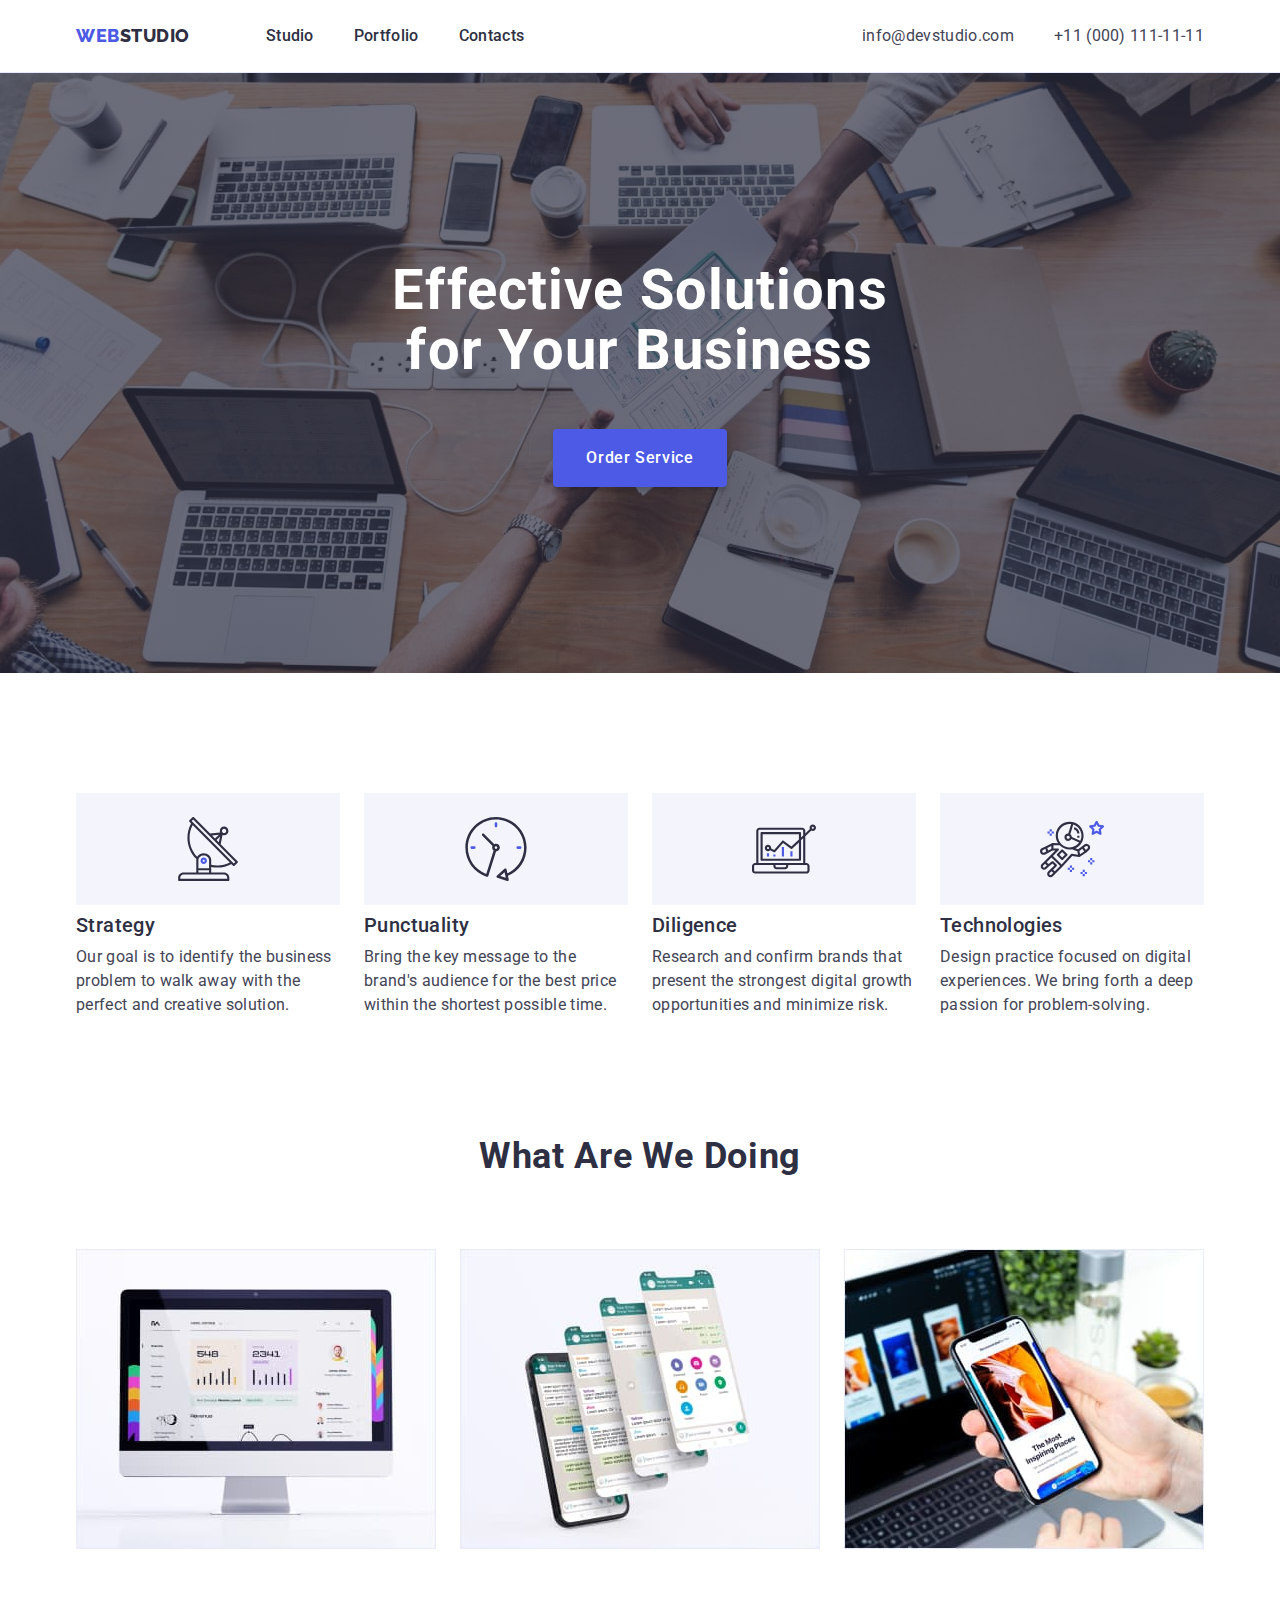
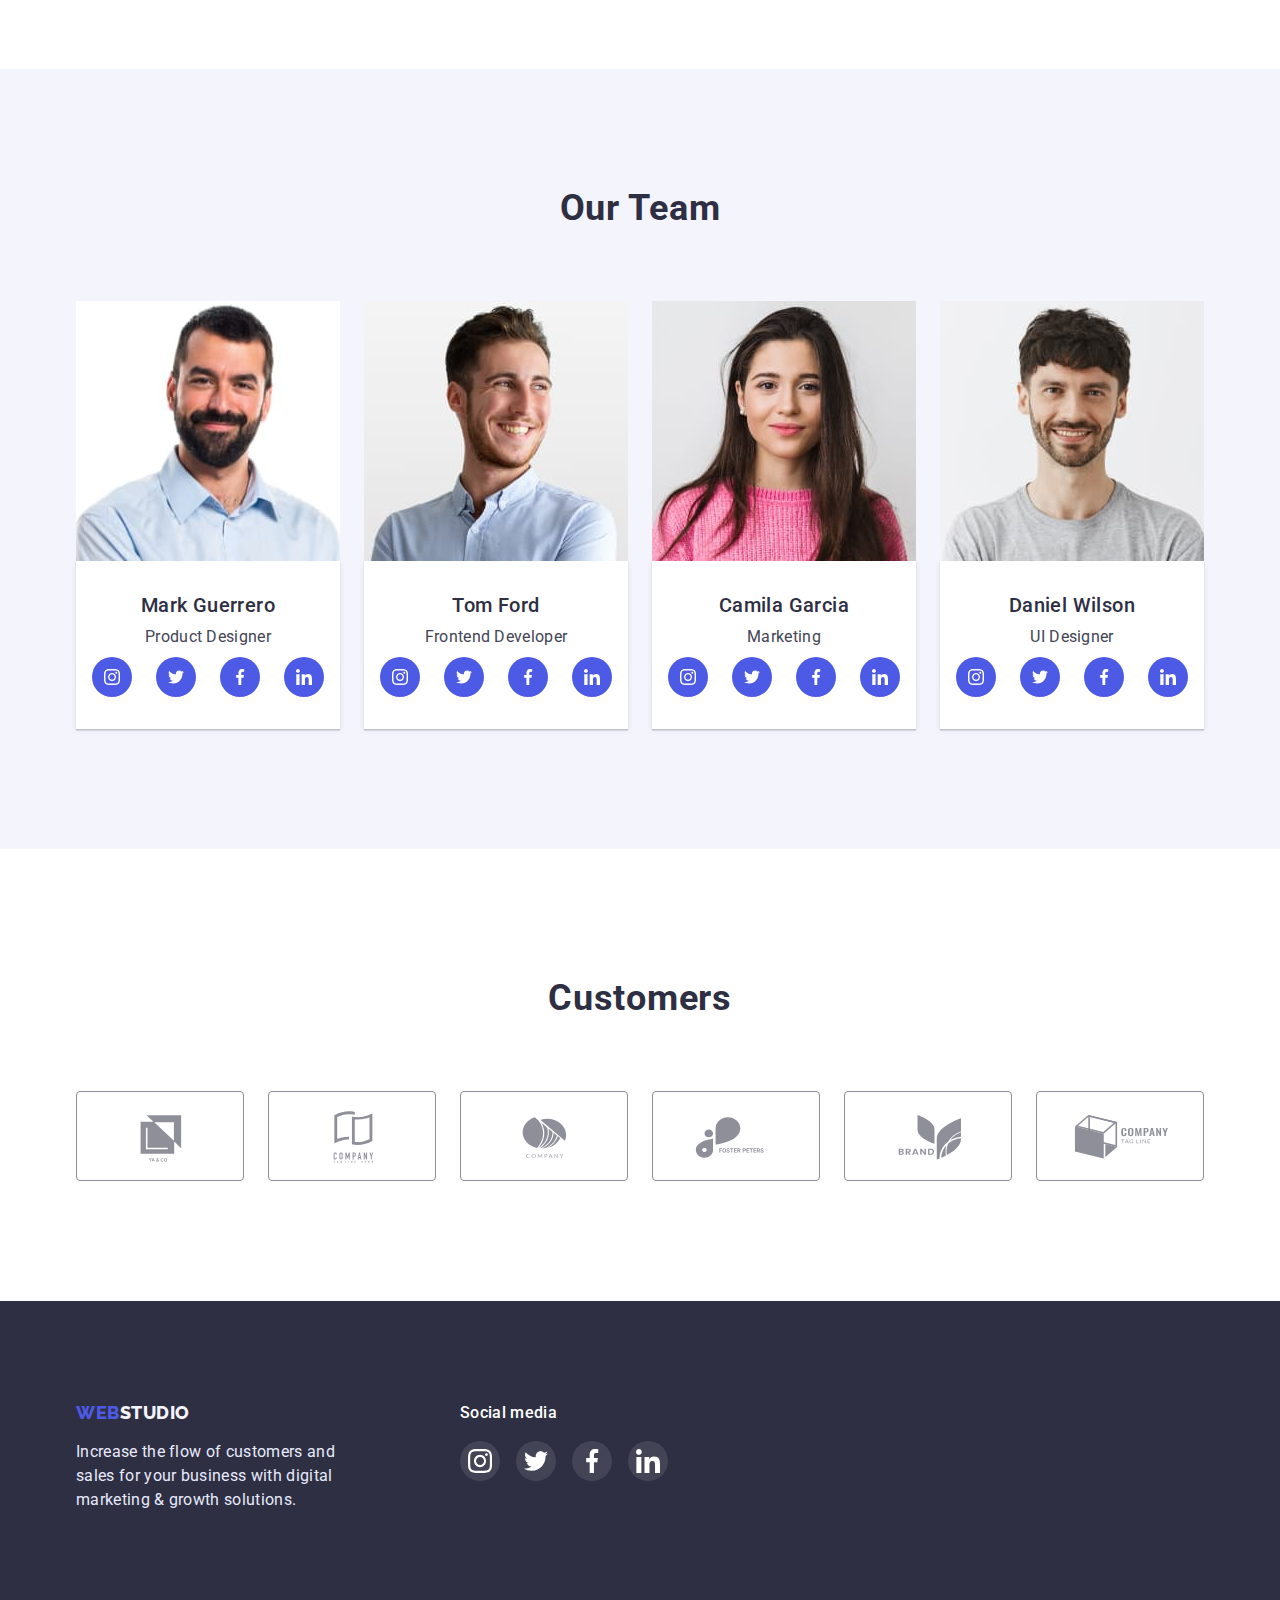
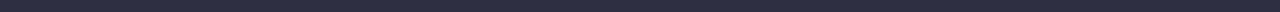
<file: index.html>
<!DOCTYPE html>
<html lang="en">
<head>
    <meta charset="UTF-8">
    <meta http-equiv="X-UA-Compatible" content="IE=edge">
    <meta name="viewport" content="width=device-width, initial-scale=1.0">
    <title>WebStudio</title>
    <link rel="stylesheet" href="https://cdn.jsdelivr.net/npm/modern-normalize@1.1.0/modern-normalize.min.css">
    <link rel="preconnect" href="https://fonts.googleapis.com"><link rel="preconnect" href="https://fonts.gstatic.com" crossorigin><link href="https://fonts.googleapis.com/css2?family=Raleway:wght@800&family=Roboto:wght@400;500;700&display=swap" rel="stylesheet">
    <link rel="stylesheet" href="./css/styles.css">
</head>
<body>
    <!-- ========= HEADER ====== -->
    <header class="page-header">
        <div class="container page-header-container">
            <nav class="menu menu-nav">
                <a class="logo link margin-logo" href="./index.html"><span class="logo-first">Web</span><span class="logo-second">Studio</span></a>
                <ul class="menu-list list margin-list">
                    <li class="menu-item">
                        <a class="menu-link link current" href="index.html">Studio</a></li>
                    <li class="menu-item">
                        <a class="menu-link link" href="./portfolio.html">Portfolio</a></li>
                    <li class="menu-item">
                        <a class="menu-link link" href="">Contacts</a></li>
                </ul>
            </nav>
            <address class="address">
                <ul class="address-list list margin-list">
                    <li  class="address-item address-item-email">
                        <a class="email link" href="mailto:info@devstudio.com">info@devstudio.com</a>
                    </li>
                    <li class="address-item address-item-tel">
                        <a class="tel link" href="tel:+110001111111">+11 (000) 111-11-11</a>
                    </li>
                </ul>
            </address>
        </div>
    </header>

        <!-- ==========HERO ========== -->
    <main>
        <section class="hero">
            <div class="container container-header">
                <h1 class="hero-title">Effective Solutions for Your Business</h1>
                <button class="hero-btn btn" type="button">Order Service</button>
            </div>
        </section>

        <!-- =======FEATURES ========= -->
        <section class="features">
            <div class="container features-container">
                <h2 class="visually-hidden features-title" >Our features</h2>
            <ul class="features-list list margin-list">
                <li class="features-item">
                    <div class="features-images">
                        <svg width="64" height="64">
                            <use class="icons" href="./images/icons.svg#icon-antenna"></use>
                        </svg>
                    </div>
                    <h3 class="feature-name name" >Strategy</h3>
                    <p class="feature-description description">Our goal is to identify the business problem to walk away with the perfect and creative solution. </p>
                </li>
                <li class="features-item">
                    <div class="features-images">
                        <svg width="64" height="64">
                            <use class="icons" href="./images/icons.svg#icon-clock"></use>
                        </svg>
                    </div>
                    <h3 class="feature-name name">Punctuality</h3>
                    <p class="feature-description description">Bring the key message to the brand's audience for the best price within the shortest possible time.</p>
                </li>
                <li class="features-item">
                    <div class="features-images">
                        <svg width="64" height="64">
                            <use class="icons" href="./images/icons.svg#icon-diagram"></use>
                        </svg>
                    </div>
                    <h3 class="feature-name name">Diligence</h3>
                    <p class="feature-description description">Research and confirm brands that present the strongest digital growth opportunities and minimize risk.</p>
                </li>
                <li class="features-item">
                    <div class="features-images">
                        <svg width="64" height="64">
                            <use class="icons" href="./images/icons.svg#icon-astronaut"></use>
                        </svg>
                    </div>
                    <h3 class="feature-name name">Technologies</h3>
                    <p class="feature-description description">Design practice focused on digital experiences. We bring forth a deep passion for problem-solving.</p>
                </li>
            </ul>
            </div>
        </section>

            <!-- =======SERVICES======= -->
        <section class="services">
            <div class="container service-container">
                <h2 class="services-title">What are we doing</h2>
                <ul class="services-list list margin-list">
                    <li class="services-item">
                        <img src="./images/computer.jpg" alt="computer" width="360" height="300">
                    </li>
                    <li class="services-item">
                        <img src="./images/screen.jpg" alt="phonescreen" width="360" height="300">
                    </li>
                    <li class="services-item">
                        <img src="./images/phone.jpg" alt="phone" width="360" height="300">
                    </li>
                </ul>
            </div>
        </section>

        <!-- =============TEAM MEMBERS========== -->
        <section class="team">
            <div class="container team-container">
                <h2 class="team-title">Our Team</h2>
                <ul class="team-list list margin-list">
                    <li class="team-item">
                        <img src="./images/markguerrero.jpg" alt="mark guerrero" width="264" height="260">
                        <div class="team-card">
                            <h3 class="team-name name">Mark Guerrero</h3>
                            <p class="team-position description">Product Designer</p>
                            <div class="team-social">
                                <a class="social-button" href="">
                                    <svg class="social-icon" width="16px" height="16px">
                                        <use href="./images/icons.svg#icon-instagram"></use>
                                    </svg>
                                </a>
                                <a class="social-button" href="">
                                    <svg class="social-icon" width="16px" height="16px">
                                        <use href="./images/icons.svg#icon-twitter"></use>
                                    </svg>
                                </a>                                
                                <a class="social-button" href="">
                                    <svg class="social-icon" width="16px" height="16px">
                                        <use href="./images/icons.svg#icon-facebook"></use>
                                    </svg>
                                </a>                                
                                <a class="social-button" href="">
                                    <svg class="social-icon" width="16px" height="16px">
                                        <use href="./images/icons.svg#icon-linkedin"></use>
                                    </svg>
                                </a>
                            </div>
                        </div>
                    </li>
                    <li class="team-item"> 
                        <img src="./images/tomford.jpg" alt="tom ford" width="264" height="260">
                        <div class="team-card">
                            <h3 class="team-name name">Tom Ford</h3>
                            <p class="team-position description">Frontend Developer</p>
                            <div class="team-social">
                                <a class="social-button" href="">
                                    <svg class="social-icon" width="16px" height="16px">
                                        <use href="./images/icons.svg#icon-instagram"></use>
                                    </svg>
                                </a>
                                <a class="social-button" href="">
                                    <svg class="social-icon" width="16px" height="16px">
                                        <use href="./images/icons.svg#icon-twitter"></use>
                                    </svg>
                                </a>                                
                                <a class="social-button" href="">
                                    <svg class="social-icon" width="16px" height="16px">
                                        <use href="./images/icons.svg#icon-facebook"></use>
                                    </svg>
                                </a>                                
                                <a class="social-button" href="">
                                    <svg class="social-icon" width="16px" height="16px">
                                        <use href="./images/icons.svg#icon-linkedin"></use>
                                    </svg>
                                </a>
                            </div>
                        </div>
                    </li>
                    <li class="team-item"> 
                        <img src="./images/camilagarcia.jpg" alt="camila garcia" width="264" height="260">
                        <div class="team-card">
                            <h3 class="team-name name">Camila Garcia</h3>
                            <p class="team-position description">Marketing</p>
                            <div class="team-social">
                                <a class="social-button" href="">
                                    <svg class="social-icon" width="16px" height="16px">
                                        <use href="./images/icons.svg#icon-instagram"></use>
                                    </svg>
                                </a>
                                <a class="social-button" href="">
                                    <svg class="social-icon" width="16px" height="16px">
                                        <use href="./images/icons.svg#icon-twitter"></use>
                                    </svg>
                                </a>                                
                                <a class="social-button" href="">
                                    <svg class="social-icon" width="16px" height="16px">
                                        <use href="./images/icons.svg#icon-facebook"></use>
                                    </svg>
                                </a>                                
                                <a class="social-button" href="">
                                    <svg class="social-icon" width="16px" height="16px">
                                        <use href="./images/icons.svg#icon-linkedin"></use>
                                    </svg>
                                </a>
                            </div>
                        </div>
                    </li>
                    <li class="team-item"> 
                        <img src="./images/danielwilson.jpg" alt="daniel wilson" width="264" height="260">
                        <div class="team-card">
                            <h3 class="team-name name">Daniel Wilson</h3>
                            <p class="team-position description">UI Designer</p>
                            <div class="team-social">
                                <a class="social-button" href="">
                                    <svg class="social-icon" width="16px" height="16px">
                                        <use href="./images/icons.svg#icon-instagram"></use>
                                    </svg>
                                </a>
                                <a class="social-button" href="">
                                    <svg class="social-icon" width="16px" height="16px">
                                        <use href="./images/icons.svg#icon-twitter"></use>
                                    </svg>
                                </a>                                
                                <a class="social-button" href="">
                                    <svg class="social-icon" width="16px" height="16px">
                                        <use href="./images/icons.svg#icon-facebook"></use>
                                    </svg>
                                </a>                                
                                <a class="social-button" href="">
                                    <svg class="social-icon" width="16px" height="16px">
                                        <use href="./images/icons.svg#icon-linkedin"></use>
                                    </svg>
                                </a>
                            </div>
                        </div>
                    </li>
                </ul>
            </div>
        </section>

        <!-- Customers -->
        <section class="customers">
            <div class="customers-container container">
                <h2 class="customers-title">Customers</h2>
                <ul class="customers-list list">
                    <li class="customers-item">
                        <a class="customers-link" href="">
                            <svg class="customers-icon" width="104px" height="56px">
                                <use href="./images/icons.svg#icon-Logo1"></use>
                            </svg>
                        </a>
                    </li>
                    <li class="customers-item">
                        <a class="customers-link" href="">
                            <svg class="customers-icon" width="104px" height="56px">
                                <use href="./images/icons.svg#icon-Logo2"></use>
                            </svg>
                        </a>
                    </li>                    
                    <li class="customers-item">
                        <a class="customers-link" href="">
                            <svg class="customers-icon" width="104px" height="56px">
                                <use href="./images/icons.svg#icon-Logo3"></use>
                            </svg>
                        </a>
                    </li>
                    <li class="customers-item">
                        <a class="customers-link" href="">
                            <svg class="customers-icon" width="104px" height="56px">
                                <use href="./images/icons.svg#icon-Logo4"></use>
                            </svg>
                        </a>
                    </li>
                    <li class="customers-item">
                        <a class="customers-link" href="">
                            <svg class="customers-icon" width="104px" height="56px">
                                <use href="./images/icons.svg#icon-Logo5"></use>
                            </svg>
                        </a>
                    </li>
                    <li class="customers-item">
                        <a class="customers-link" href="">
                            <svg class="customers-icon" width="104px" height="56px">
                                <use href="./images/icons.svg#icon-Logo6"></use>
                            </svg>
                        </a>
                    </li>
                </ul>
            </div>
            
        </section>
    </main>
    <!-- ============FOOTER -->
    <footer class="page-footer">
        <div class="container footer-container">
            <div class="logo-footer">
                <a class="logo link" href="./index.html"><span class="footer-logo-first">Web</span><span class="footer-logo-second">Studio</span></a>
                <p class="footer-description description">Increase the flow of customers and sales for your business with digital marketing & growth solutions.</p>
            </div>
            <div class="media-footer">
                <h3 class="footer-social-title">Social media</h3>
                <ul class="footer-social-list list">
                    <li class="footer-social-item">
                        <a class="footer-social-link link" href="">
                            <svg class="footer-social-icon" width="24px" height="24px">
                                <use href="./images/icons.svg#icon-instagram"></use>
                            </svg>
                        </a>
                    </li>
                    <li class="footer-social-item">
                        <a class="footer-social-link link" href="">
                            <svg class="footer-social-icon" width="24px" height="24px">
                                <use href="./images/icons.svg#icon-twitter"></use>
                            </svg>
                        </a> 
                    </li>                               
                    <li class="footer-social-item">
                        <a class="footer-social-link link" href="">
                        <svg class="footer-social-icon" width="24px" height="24px">
                            <use href="./images/icons.svg#icon-facebook"></use>
                        </svg>
                        </a> 
                    </li>                               
                    <li class="footer-social-item">
                        <a class="footer-social-link link" href="" type="button">
                            <svg class="footer-social-icon" width="24px" height="24px">
                                <use href="./images/icons.svg#icon-linkedin"></use>
                            </svg>
                        </a>
                    </li>
                </ul>
            </div>
        </div>    
    </footer>
    <!-- ============/footer -->
</body>
</html>
</file>
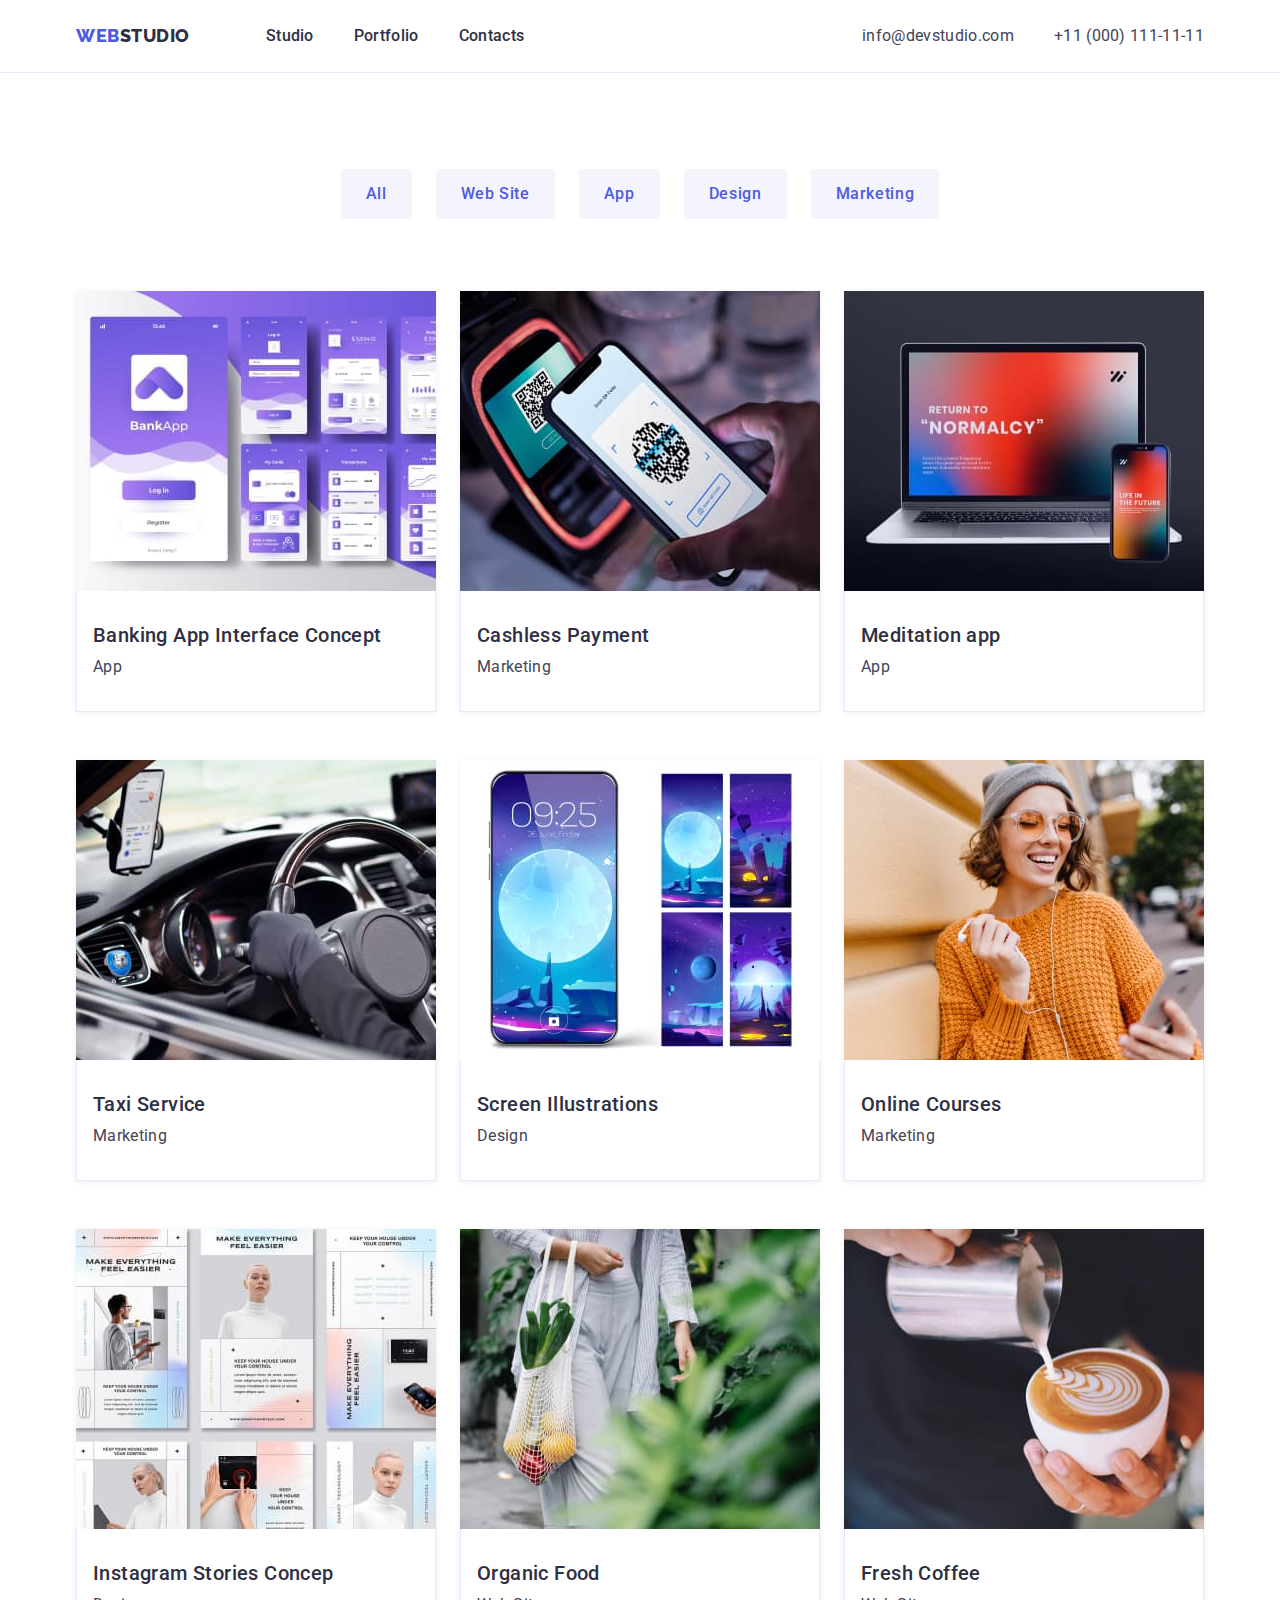
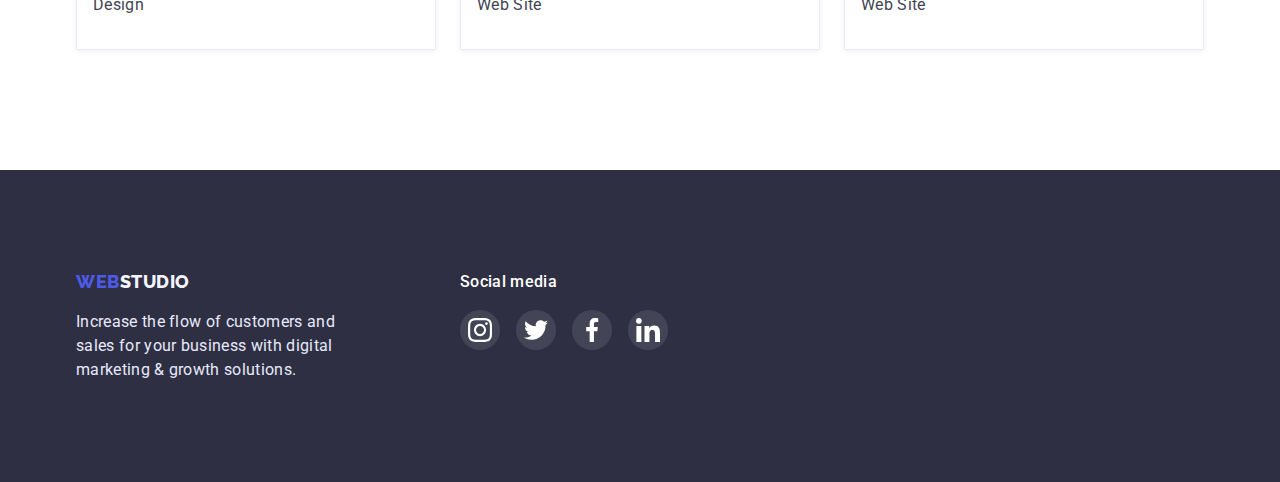
<file: portfolio.html>
<!DOCTYPE html>
<html lang="en">
<head>
    <meta charset="UTF-8">
    <meta http-equiv="X-UA-Compatible" content="IE=edge">
    <meta name="viewport" content="width=device-width, initial-scale=1.0">
    <title>Portfolio</title>
    <link rel="stylesheet" href="https://cdn.jsdelivr.net/npm/modern-normalize@1.1.0/modern-normalize.min.css">
    <link rel="preconnect" href="https://fonts.googleapis.com"><link rel="preconnect" href="https://fonts.gstatic.com" crossorigin><link href="https://fonts.googleapis.com/css2?family=Raleway:wght@800&family=Roboto:wght@400;500;700&display=swap" rel="stylesheet">
    <link rel="stylesheet" href="./css/styles.css">
</head>
<body>
    <!-- ========= HEADER =============-->
    <header class="page-header">
        <div class="container page-header-container">
            <nav class="menu menu-nav">
                <a class="logo link margin-logo" href="./index.html"><span class="logo-first">Web</span><span class="logo-second">Studio</span></a>
                <ul class="menu-list list margin-list">
                    <li class="menu-item">
                        <a class="menu-link link" href="index.html">Studio</a></li>
                    <li class="menu-item">
                        <a class="menu-link link current" href="./portfolio.html">Portfolio</a></li>
                    <li class="menu-item">
                        <a class="menu-link link" href="">Contacts</a></li>
                </ul>
            </nav>
            <address class="address">
                <ul class="address-list list margin-list">
                    <li  class="address-item address-item-email">
                        <a class="email link" href="mailto:info@devstudio.com">info@devstudio.com</a>
                    </li>
                    <li class="address-item address-item-tel">
                        <a class="tel link" href="tel:+110001111111">+11 (000) 111-11-11</a>
                    </li>
                </ul>
            </address>
        </div>
    </header>

    <!-- ============ Filter buttons ========== -->
    <main>
        <section class="filters">
            <div class="container filter-container">
                <h1 class="work-title visually-hidden">Our work</h1>
                <ul class="filter-list list margin-list">
                    <li  class="filter-item">
                        <button class="filter-btn" type="button">All</button>
                    </li>
                    <li class="filter-item">
                        <button class="filter-btn" type="button">Web Site</button>
                    </li>
                    <li class="filter-item">
                        <button class="filter-btn" type="button">App</button>
                    </li>
                    <li class="filter-item">
                        <button class="filter-btn" type="button">Design</button>
                    </li>
                    <li class="filter-item">
                        <button class="filter-btn" type="button">Marketing</button>
                    </li>                      
                </ul>
    
    <!-- =========== Work examples ============== -->
            
                <ul class="work-list list margin-list">
                    <li class="work-item">
                        <a class="work-link link" href="">                    
                            <img src="./images-portfolio/portfolio1.jpg" alt="bank app" width="360" height="300">
                            <div class="work-card">
                                <h2 class="work-name name">Banking App Interface Concept</h2>
                                <p class="work-description description">App</p>
                            </div>
                        </a>
                    </li>
                    <li class="work-item">
                        <a class="work-link link" href="">
                            <img src="./images-portfolio/portfolio2.jpg" alt="phone" width="360" height="300">
                            <div class="work-card">
                                <h2 class="work-name name">Cashless Payment</h2>
                                <p class="work-description description">Marketing</p>
                            </div> 
                        </a>              
                    </li> 
                    <li class="work-item">
                        <a class="work-link link" href="">
                            <img src="./images-portfolio/portfolio3.jpg" alt="laptop" width="360" height="300">
                            <div class="work-card">
                                <h2 class="work-name name">Meditation app</h2>
                                <p class="work-description description">App</p> 
                            </div>
                        </a>             
                    </li>
                    <li class="work-item">
                        <a class="work-link link" href="">
                            <img src="./images-portfolio/portfolio4.jpg" alt="taxi car" width="360" height="300">
                            <div class="work-card">
                                <h2 class="work-name name">Taxi Service</h2>
                                <p class="work-description description">Marketing</p>
                            </div>
                        </a>
                    </li>
                    <li class="work-item">
                        <a class="work-link link" href="">
                            <img src="./images-portfolio/portfolio5.jpg" alt="phone screen" width="360" height="300">
                            <div class="work-card">
                                <h2 class="work-name name">Screen Illustrations</h2>
                                <p class="work-description description">Design</p>
                        </a>
                            </div>
                    </li>
                    <li class="work-item">
                        <a class="work-link link" href="">
                            <img src="./images-portfolio/portfolio6.jpg" alt="smiling girl" width="360" height="300">
                            <div class="work-card">
                                <h2 class="work-name name">Online Courses</h2>
                                <p class="work-description description">Marketing</p>
                            </div>
                        </a>
                    </li>
                    <li class="work-item">
                        <a class="work-link link" href="">                    
                            <img src="./images-portfolio/portfolio7.jpg" alt="stories" width="360" height="300">
                            <div class="work-card">
                                <h2 class="work-name name">Instagram Stories Concep</h2>
                                <p class="work-description description">Design</p>
                            </div>
                        </a>
                    </li>
                    <li class="work-item">
                        <a class="work-link link" href="">
                            <img src="./images-portfolio/portfolio8.jpg" alt="groceries" width="360" height="300">
                            <div class="work-card">
                                <h2 class="work-name name">Organic Food</h2>
                                <p class="work-description description">Web Site</p>
                            </div>
                        </a>               
                    </li>
                    <li class="work-item">
                        <a class="work-link link" href="">
                            <img src="./images-portfolio/portfolio9.jpg" alt="barista" width="360" height="300">
                            <div class="work-card">
                                <h2 class="work-name name">Fresh Coffee</h2>
                                <p class="work-description description">Web Site</p> 
                            </div>
                        </a>               
                    </li>
                </ul>
            </div>

            
        </section>   
    </main>

    <!-- =========== FOOTER ============= -->
    
    <footer class="page-footer">
        <div class="container footer-container">
            <div class="logo-footer">
                <a class="logo link" href="./index.html"><span class="footer-logo-first">Web</span><span class="footer-logo-second">Studio</span></a>
                <p class="footer-description description">Increase the flow of customers and sales for your business with digital marketing & growth solutions.</p>
            </div>
            <div class="media-footer">
                <h3 class="footer-social-title">Social media</h3>
                <ul class="footer-social-list list">
                    <li class="footer-social-item">
                        <a class="footer-social-link link" href="">
                            <svg class="footer-social-icon" width="24px" height="24px">
                                <use href="./images/icons.svg#icon-instagram"></use>
                            </svg>
                        </a>
                    </li>
                    <li class="footer-social-item">
                        <a class="footer-social-link link" href="">
                            <svg class="footer-social-icon" width="24px" height="24px">
                                <use href="./images/icons.svg#icon-twitter"></use>
                            </svg>
                        </a> 
                    </li>                               
                    <li class="footer-social-item">
                        <a class="footer-social-link link" href="">
                        <svg class="footer-social-icon" width="24px" height="24px">
                            <use href="./images/icons.svg#icon-facebook"></use>
                        </svg>
                        </a> 
                    </li>                               
                    <li class="footer-social-item">
                        <a class="footer-social-link link" href="" type="button">
                            <svg class="footer-social-icon" width="24px" height="24px">
                                <use href="./images/icons.svg#icon-linkedin"></use>
                            </svg>
                        </a>
                    </li>
                </ul>
            </div>
        </div>    
    </footer>
</body>
</html>
</file>
<file: css/styles.css>
h1,h2,h3,h4, p {
    margin-top: 0;
    margin-bottom: 0;
}

ul, ol {
    padding-left: 0;
}

img {
    display: block;
}

button {
    cursor: pointer;
}

.container {
    max-width: 1158px;
    margin: 0px auto;
    padding: 0px 15px;
}

body {
    font-family: Roboto, sans-serif;
    letter-spacing: 0.02em;
}

:root {
    --primary-text-color: #2E2F42;
    --secondary-text-color: #434455;
    --primary-accent-color: #404BBF;
    --secondary-accent-color: #4D5AE5;
    --dark-background-text: #FFFFFF;
    --light-background-color: #F4F4FD;
}

/* ======= COMPONENTS ======== */

/* .link.current {
    color: var(--primary-accent-color)
    text-decoration: underline;
} */

.list {
    list-style: none;
}

.link {
    text-decoration: none;
}

.name {
    font-weight: 500;
    font-size: 20px;
    line-height: 1.2;
    letter-spacing: 0.02em;
}

.description {
    font-size: 16px;
    line-height: 1.5;
}

.margin-list {
    margin-bottom: 0;
    margin-top: 0;
}

.padding-top {
    padding-top: 120px;
}

.padding-bottom {
    padding-bottom: 120px;
}

/* =====/components========= */

/* =================== HEADER =================== */

.page-header {
    background-image: var(--dark-background-text);
    border-bottom: 1px solid #E7E9FC;
    padding-top: 24px;
    padding-bottom: 24px;
}

.page-header-container {
    display: flex;
    align-items: center;
}

.menu-nav {
    display: flex;
    align-items: center;
}
.menu-list {
    display: flex;
    align-items: center;
}

.menu-item:not(:last-child) {
    margin-right: 40px;
}

/* відділяє мейл і тел */
.address {
    margin-left: auto;
}
/* --- */

.address-list {
    display: flex;
    align-items: center;
}

.logo {
    font-family: 'Raleway', sans-serif;
    font-weight: 800;
    font-size: 18px;
    line-height: 1.33;
    letter-spacing: 0.03em;
    text-transform: uppercase;
}

.margin-logo {
    margin-right: 76px;
}

.logo-first {
    color: var(--secondary-accent-color);
}

.logo-second {
    color: var(--primary-text-color);
}

.menu-link {
    font-weight: 500;
    font-size: 16px;
    line-height: 1.5;
    color: var(--primary-text-color)
}

.menu-link:hover,
.menu-link:focus {
    color: var(--primary-accent-color);
}

.email {
    margin-right: 40px;
}

.tel,
.email {
    font-style: normal;
    font-size: 16px;
    line-height: 1.5;
    color: var(--secondary-text-color)
}

.tel:hover,
.tel:focus {
    color: var(--primary-accent-color);
}

.email:hover,
.email:focus {
    color: var(--primary-accent-color);
}

/* =================== HERO =================== */

.hero {
    background-image: 
    linear-gradient(
        rgba(46, 47, 66, 0.7), 
        rgba(46, 47, 66, 0.7)),
    url(../images/people-office.jpg);
    /* background-color: var(--secondary-text-color); */

    background-size: cover;
    background-position: center;
    background-repeat: no-repeat;

    max-width: 1440px;
    height: 600px;
    margin-left: auto;
    margin-right: auto;
    padding-top: 188px;
    padding-bottom: 188px;
}

.hero-title {
    margin-bottom: 48px;
    max-width: 496px;
    margin-right: auto;
    margin-left: auto;

    font-size: 56px;
    line-height: 1.07;
    letter-spacing: 0.02em;
    text-align: center;
    color: var(--dark-background-text);
}

.hero-btn {
    display: flex;
    align-items: center;
    min-width: 169px;
    margin-left: auto;
    margin-right: auto;
    padding: 16px 32px;
    border-radius: 4px;
    border: 1px solid transparent;
    box-shadow: 0px 4px 4px rgba(0, 0, 0, 0.15);

    font-family: inherit;
    font-weight: 500;
    font-size: 16px;
    line-height: 1.5;
    letter-spacing: 0.04em;
    color: var(--dark-background-text);
    cursor: pointer;
    background-color: var(--secondary-accent-color);
}

.hero-btn:hover,
.hero-btn:focus {
    background-color: var(--primary-accent-color);
    box-shadow: 0px 4px 4px rgba(0, 0, 0, 0.15);
}
/* =================== FEATURES =================== */

.visually-hidden {
    position: absolute;
    white-space: nowrap;
    width: 1px;
    height: 1px;
    overflow: hidden;
    border: 0;
    padding: 0;
    clip: rect(0 0 0 0);
    clip-path: inset(50%);
    margin: -1px;
}

.features {
    padding-top: 120px;
    padding-bottom: 120px;
}

.features-list {
    display: flex;
    flex-wrap: wrap;
    margin-left: -24px;
}

.features-item {
    flex-basis: calc( 100% / 4 - 24px );
    margin-left: 24px;
}

.feature-name {
    margin-bottom: 8px;

    color: var(--primary-text-color)
}

.feature-description {
    color: var(--secondary-text-color);
}

.features-images {
    display: flex;
    justify-content: center;
    padding-top: 24px;
    padding-bottom: 24px;
    margin-bottom: 8px;

    background-color: var(--light-background-color);
}

/* =================== SERVICES =================== */

.services {
    padding-bottom: 120px;
}

.services-list {
    display: flex;
    align-items: center;
    margin-bottom: 0;
    margin-top: 0;
    gap: 24px;
}

.services-title {
    margin-bottom: 72px;

    font-size: 36px;
    line-height: 1.11;
    letter-spacing: 0.02em;
    text-align: center;
    text-transform: capitalize;
    color: var(--primary-text-color);
}

/* alternative list width: */

/* .services-item {
    flex-basis: calc( (100%-2) * 48 / 3 ) ;
}  */

/* ================= TEAM MEMBERS ============== */

.team {
    background-color: var(--light-background-color);
    padding-top: 120px;
    padding-bottom: 120px;
}

.team-title {
    margin-bottom: 72px;

    font-size: 36px;
    line-height: 1.11;
    letter-spacing: 0.02em;
    text-align: center;
    text-transform: capitalize;
    color: var(--primary-text-color);
}

.team-list {
    display: flex;
    flex-wrap: wrap;
    align-items: center;
}

.team-item:not(:nth-child(4n)) {
    margin-right: 24px;
}

.team-card {
    background-color: #FFFFFF;
    padding-bottom: 32px;
    padding-top: 32px;
    box-shadow: 0px 1px 6px rgba(46, 47, 66, 0.08), 0px 1px 1px rgba(46, 47, 66, 0.16), 0px 2px 1px rgba(46, 47, 66, 0.08);
}


.team-name {
    margin-bottom: 8px;
    text-align: center;
    color: var(--primary-text-color);
}

.team-position {
    text-align: center;
    color: var(--secondary-text-color);
    margin-bottom: 8px;
}

.team-social {
    display: flex;
    justify-content: space-between;
    align-items: center;
    width: 232px;
    margin-right: auto;
    margin-left: auto;
}

.social-button {
    display: flex;
    justify-content: center;
    align-items: center;
    width: 40px;
    height: 40px;
    border-radius: 50%;
    background-color: var(--secondary-accent-color);
    border-color: transparent;
}

.social-button:is(:hover, :focus) {
    background-color: var(--primary-accent-color);
}

.social-icon {
    fill: var(--dark-background-text);
}

/* =========== Customers ============ */

.customers {
    padding-top: 130px;
    padding-bottom: 120px;
}

.customers-title {
    margin-bottom: 72px;

    font-family: 'Roboto', sans-serif;
    font-size: 36px;
    line-height: 1.1;
    text-align: center;
    letter-spacing: 0.02em;
    color: var(--primary-text-color);
}

.customers-list {
    display: flex;
    align-items: center;
    flex-wrap: wrap;
    margin-top: 0;
    margin-bottom: 0;  
    gap: 24px;  
}

.customers-item {
}

.customers-link {
    display: flex;
    max-width: 168px;
    padding: 16px 32px;
    border: 1px solid #8E8F99;
    border-radius: 4px;
}

.customers-link:is(:hover, :focus) {
    border-color: var(--secondary-accent-color);
}

.customers-icon {
    fill: #8E8F99;
}

.customers-link:is(:hover, :focus) .customers-icon {
    fill: var(--secondary-accent-color);
}

/* =========== FOOTER ============ */

.page-footer {
    background-color: var(--primary-text-color);
    padding-top: 100px;
    padding-bottom: 100px;
}

.footer-container {
    display: flex;
}

.media-footer {
    width: 208px;
    margin-left: 120px;
}

.footer-logo-first {
    color:var(--secondary-accent-color);
}

.footer-logo-second {
    color:var(--light-background-color);
}

.footer-description {
    width: 264px;
    margin-top: 16px;

    letter-spacing: 0.02em;
    color: #E7E9FC;
}

.footer-social-title {
    margin-bottom: 16px;

    font-family: 'Roboto', sans-serif;
    font-weight: 500;
    font-size: 16px;
    line-height: 1.5;
    letter-spacing: 0.02em;
    color: var(--dark-background-text);
}

.footer-social-list {
    display: flex;
    width: 208px;
    margin-left: -16px;
}

.footer-social-link {
    flex-basis: calc(100% / 4 - 16px);
    display: flex;
    align-items: center;
    width: 40px;
    height: 40px;
    margin-left: 16px;
    background-color: var(--secondary-text-color);
    border-radius: 50%;
}

.footer-social-icon {
    margin-left: auto;
    margin-right: auto;
    fill: var(--dark-background-text);
}

.footer-social-link:is(:hover, :focus) {
    background-color: #31D0AA;
}



/* ======= PORTFOLIO PAGE =========*/

/* ====== Filter buttons ======= */

.filters {
    padding-top: 96px;
    padding-bottom: 120px;
}

.filter-list {
    display: flex;
    align-items: center;
    justify-content: center;
}

.filter-item:not(:last-child) {
    margin-right: 24px;
}

.filter-btn {
    display: flex;
    flex-direction: row;
    align-items: flex-start;
    padding: 12px 24px;
    border-radius: 4px;
    border: 1px solid transparent;

    font-family: inherit;
    font-weight: 500;
    font-size: 16px;
    line-height: 1.5;
    align-items: center;
    text-align: center;
    letter-spacing: 0.04em;
    color: var(--secondary-accent-color);
    background-color: var(--light-background-color);
    cursor: pointer;
}

.filter-btn:hover,
.filter-btn:focus {
    color: var(--dark-background-text);
    background-color: var(--primary-accent-color);
    box-shadow: 0px 3px 1px rgba(0, 0, 0, 0.1), 0px 2px 1px rgba(0, 0, 0, 0.08), 0px 2px 2px rgba(0, 0, 0, 0.12);
}

/* <!-- =========== Work examples ============== --> */

.work-list {
    display: flex;
    align-items: center;
    flex-wrap: wrap;
    margin-top: 72px;
}

.work-item:not(:nth-child(3n)) {
    margin-right: 24px;
}

.work-item:not(:nth-last-child(-n+3)) {
    margin-bottom: 48px;
}

.work-item {
    box-shadow: 0px 1px 6px rgba(46, 47, 66, 0.08);
}

.work-item:hover {
    border: var(--light-background-color);
    box-shadow: 0px 1px 6px rgba(46, 47, 66, 0.08), 0px 1px 1px rgba(46, 47, 66, 0.16), 0px 2px 1px rgba(46, 47, 66, 0.08);}

.work-card {
    padding: 32px 16px;
    background-color: var(--dark-background-text);
    border: 1px solid #E7E9FC;
    border-top: transparent;
}

.work-name {
    margin-bottom: 8px;
    color: var(--primary-text-color);
}

.work-description {
    color: var(--secondary-text-color);
}
</file>
